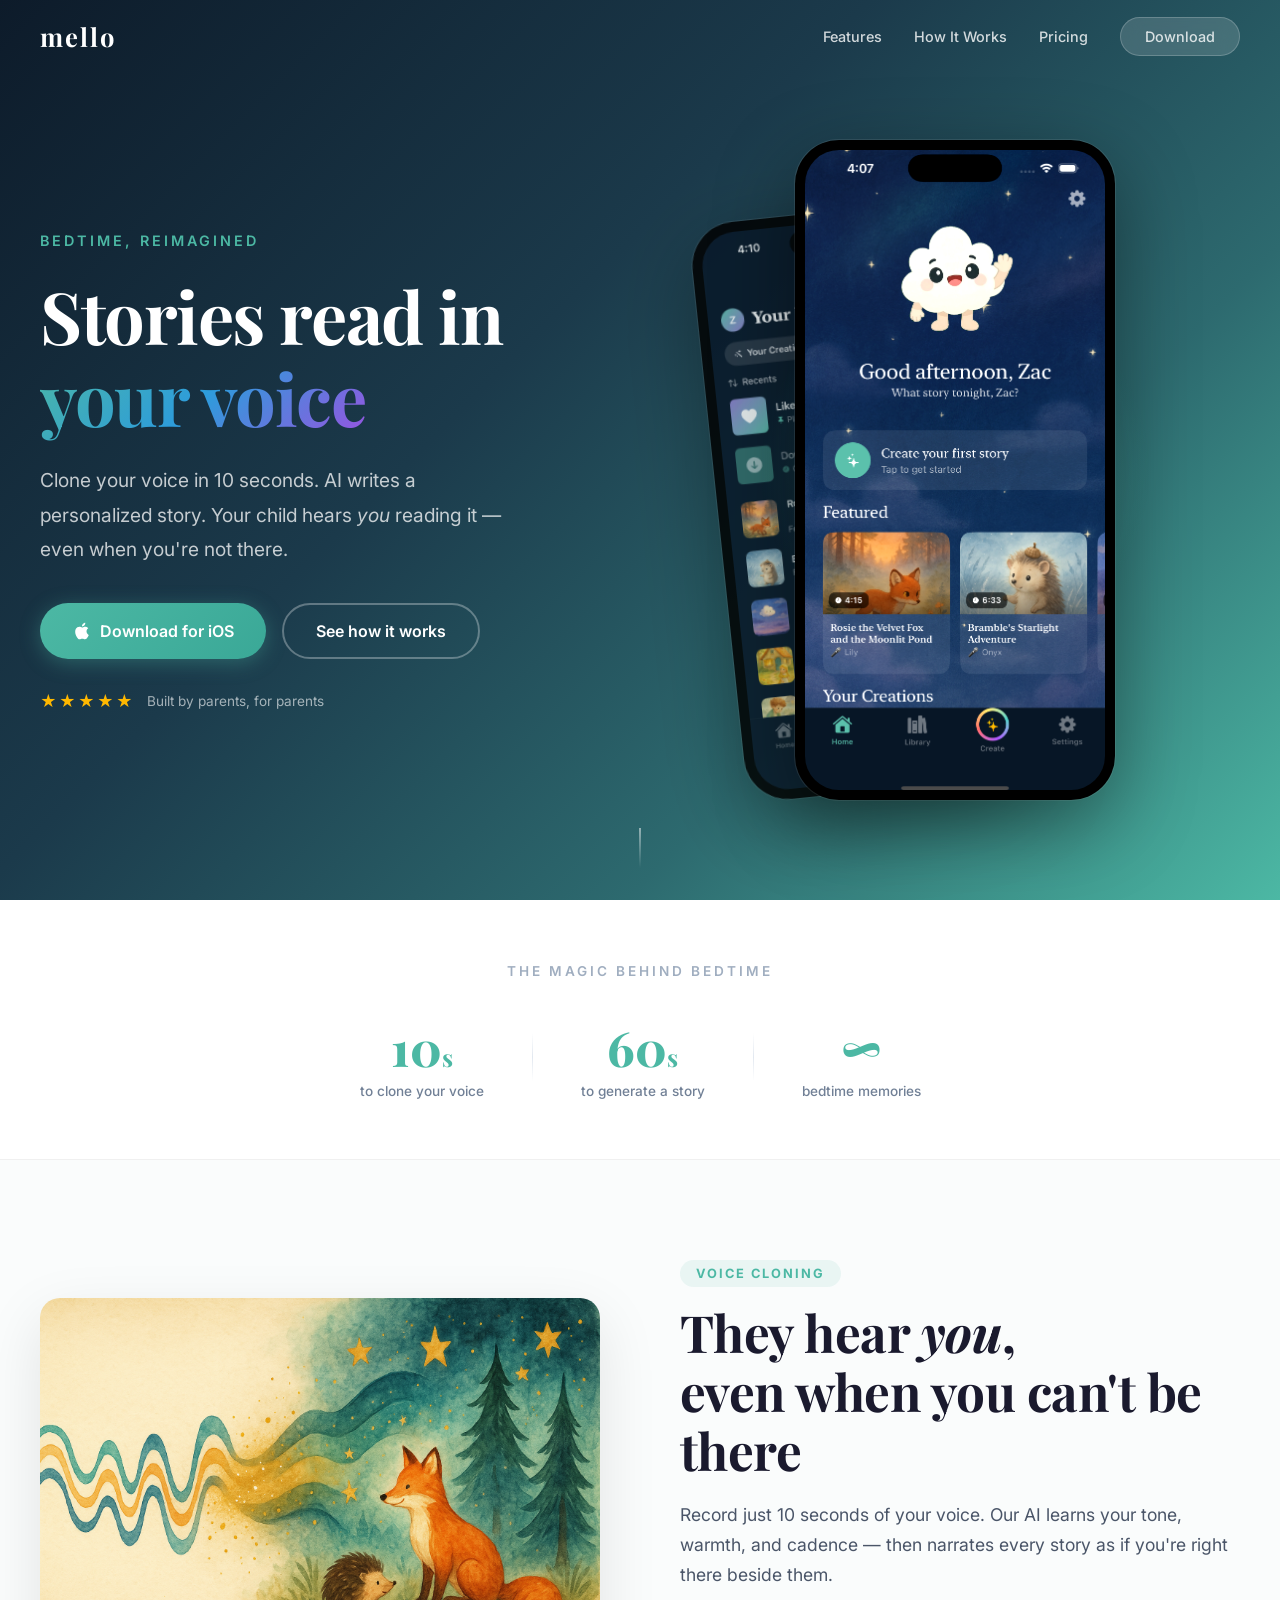
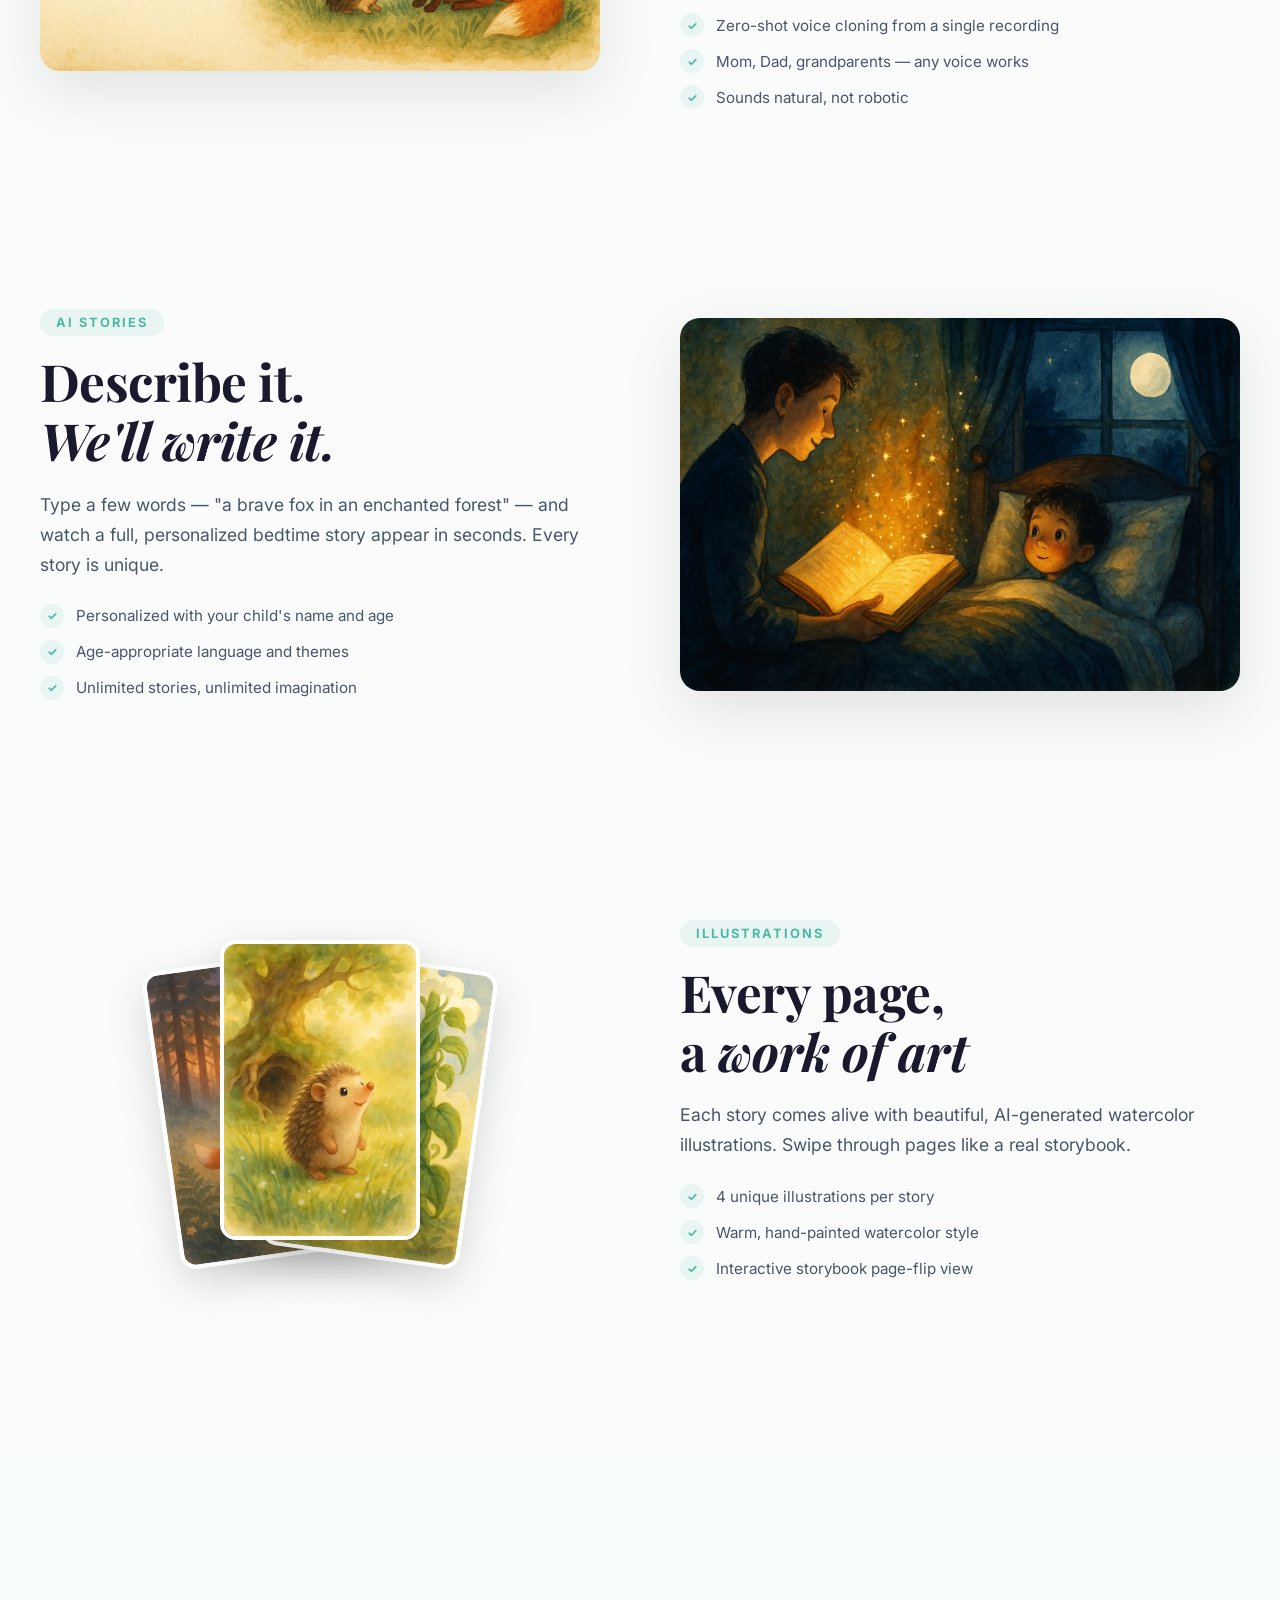
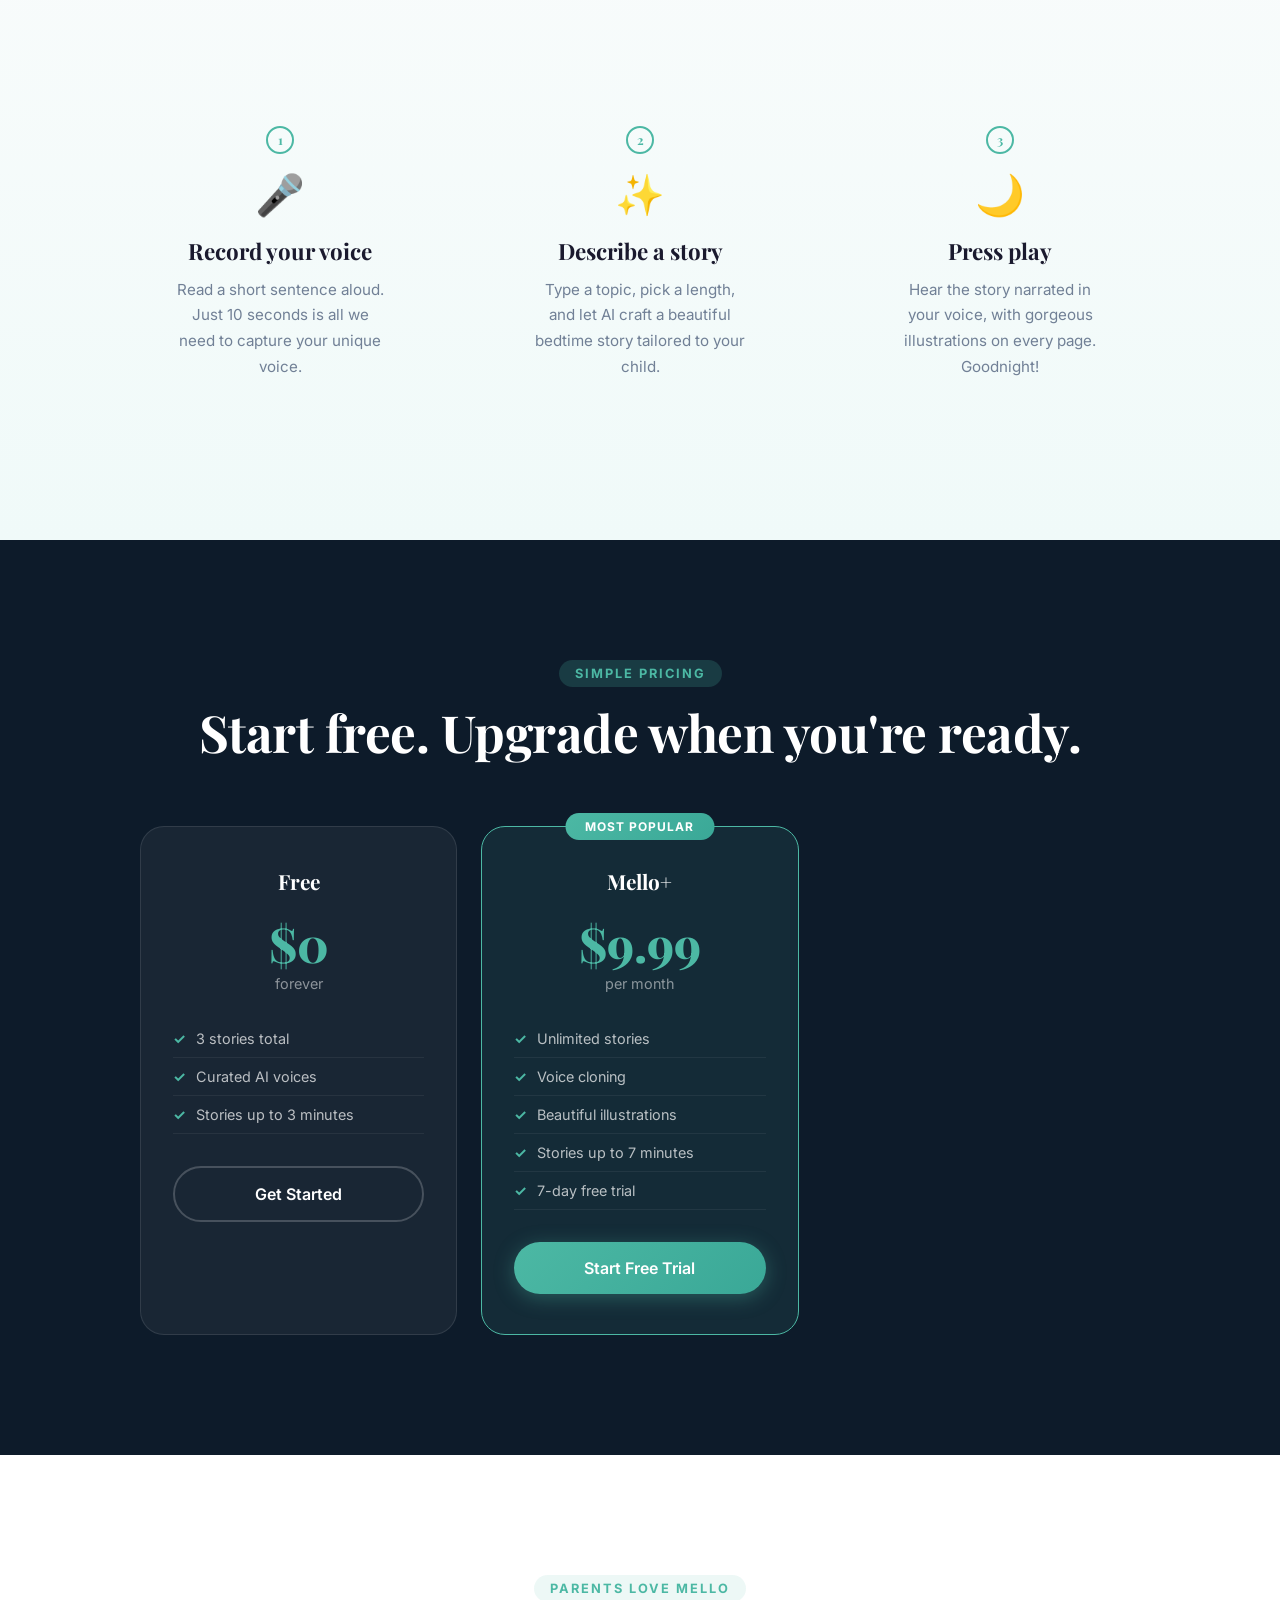
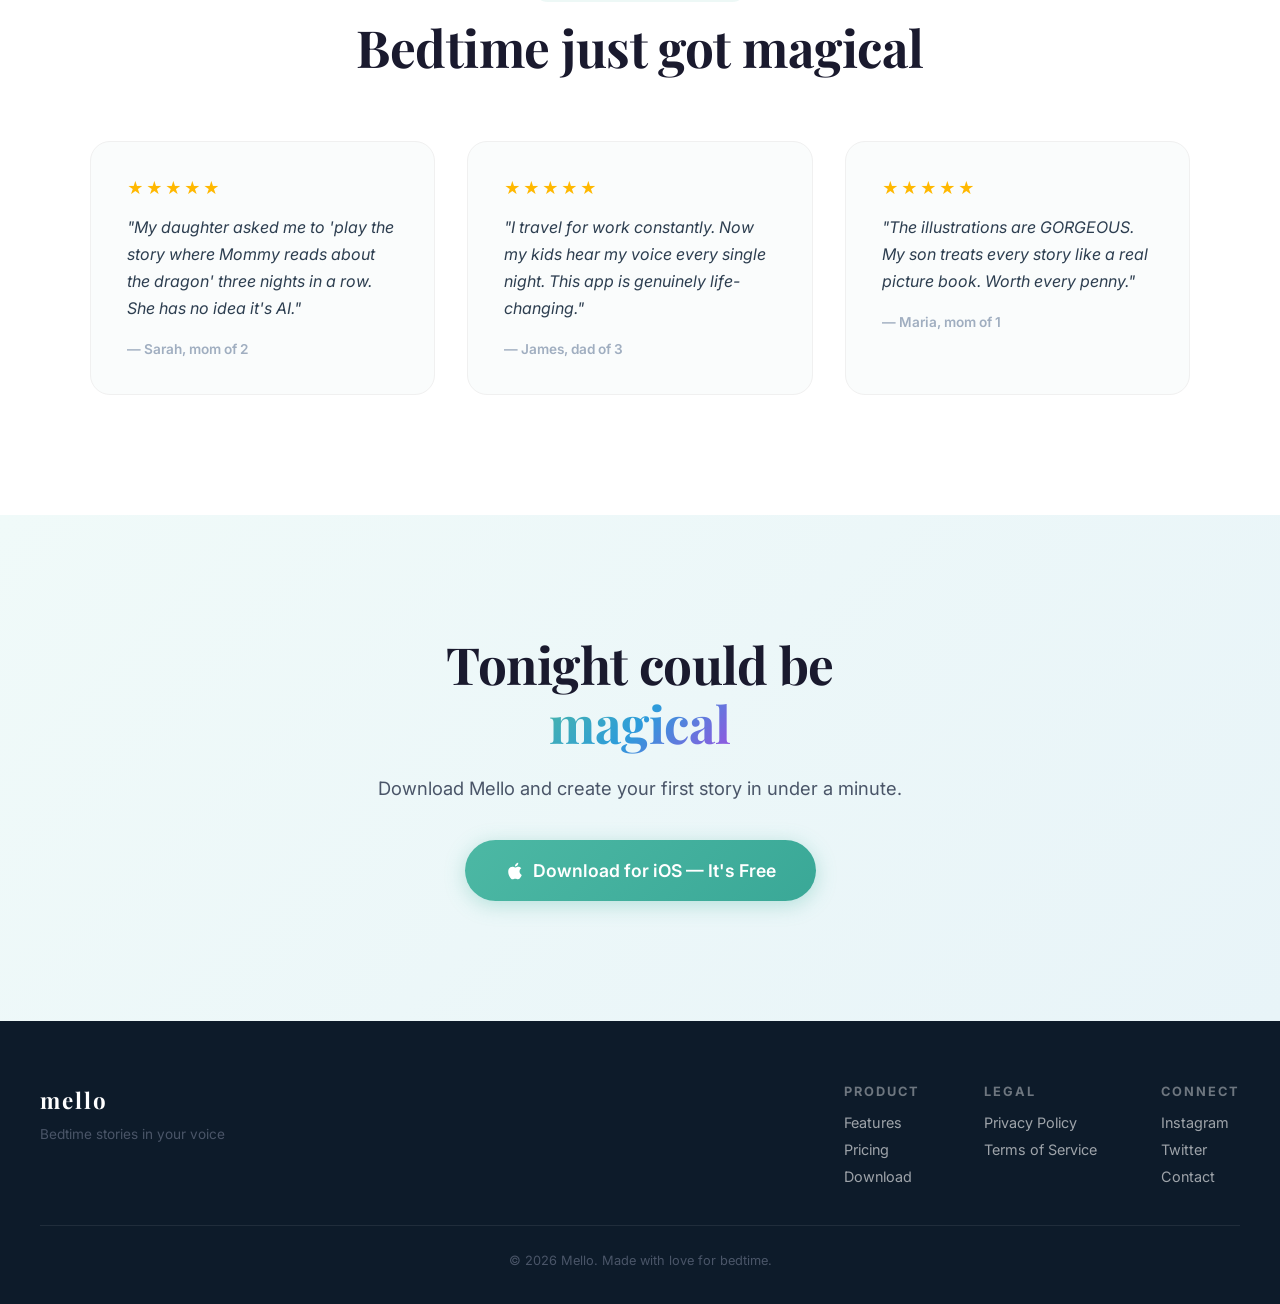
<file: index.html>
<!DOCTYPE html>
<html lang="en">
<head>
    <meta charset="UTF-8">
    <meta name="viewport" content="width=device-width, initial-scale=1.0">
    <title>Mello — Bedtime Stories in Your Voice</title>
    <link rel="preconnect" href="https://fonts.googleapis.com">
    <link rel="preconnect" href="https://fonts.gstatic.com" crossorigin>
    <link href="https://fonts.googleapis.com/css2?family=Playfair+Display:wght@400;500;600;700;800&family=Inter:wght@300;400;500;600;700&display=swap" rel="stylesheet">
    <link rel="stylesheet" href="style.css">
</head>
<body>
    <!-- Navigation -->
    <nav class="nav" id="nav">
        <div class="nav-inner">
            <a href="#" class="nav-logo">mello</a>
            <div class="nav-links">
                <a href="#features">Features</a>
                <a href="#how-it-works">How It Works</a>
                <a href="#pricing">Pricing</a>
                <a href="#" class="nav-cta">Download</a>
            </div>
        </div>
    </nav>

    <!-- Hero Section -->
    <section class="hero">
        <div class="hero-bg"></div>
        <div class="hero-stars" id="hero-stars"></div>
        <div class="hero-content">
            <div class="hero-text">
                <p class="hero-eyebrow">Bedtime, reimagined</p>
                <h1 class="hero-headline">
                    Stories read in<br>
                    <span class="gradient-text">your voice</span>
                </h1>
                <p class="hero-sub">
                    Clone your voice in 10 seconds. AI writes a personalized story.
                    Your child hears <em>you</em> reading it — even when you're not there.
                </p>
                <div class="hero-ctas">
                    <a href="#" class="btn btn-primary">
                        <svg width="20" height="20" viewBox="0 0 24 24" fill="currentColor"><path d="M18.71 19.5c-.83 1.24-1.71 2.45-3.05 2.47-1.34.03-1.77-.79-3.29-.79-1.53 0-2 .77-3.27.82-1.31.05-2.3-1.32-3.14-2.53C4.25 17 2.94 12.45 4.7 9.39c.87-1.52 2.43-2.48 4.12-2.51 1.28-.02 2.5.87 3.29.87.78 0 2.26-1.07 3.8-.91.65.03 2.47.26 3.64 1.98-.09.06-2.17 1.28-2.15 3.81.03 3.02 2.65 4.03 2.68 4.04-.03.07-.42 1.44-1.38 2.83M13 3.5c.73-.83 1.94-1.46 2.94-1.5.13 1.17-.34 2.35-1.04 3.19-.69.85-1.83 1.51-2.95 1.42-.15-1.15.41-2.35 1.05-3.11z"/></svg>
                        Download for iOS
                    </a>
                    <a href="#how-it-works" class="btn btn-ghost">See how it works</a>
                </div>
                <div class="hero-social-proof">
                    <div class="stars">★★★★★</div>
                    <span>Built by parents, for parents</span>
                </div>
            </div>
            <div class="hero-visual">
                <div class="phone-duo">
                    <div class="phone-mockup phone-back">
                        <div class="phone-frame">
                            <img src="images/app-library.png" alt="Mello Library" class="phone-screen">
                        </div>
                    </div>
                    <div class="phone-mockup phone-front">
                        <div class="phone-frame">
                            <img src="images/app-home.png" alt="Mello Home" class="phone-screen">
                        </div>
                        <div class="phone-glow"></div>
                    </div>
                </div>
            </div>
        </div>
        <div class="hero-scroll-indicator">
            <div class="scroll-line"></div>
        </div>
    </section>

    <!-- Logos / Trust -->
    <section class="trust-bar reveal">
        <p class="trust-label">The magic behind bedtime</p>
        <div class="trust-stats">
            <div class="stat">
                <span class="stat-number" data-count="10">0</span><span class="stat-suffix">s</span>
                <span class="stat-label">to clone your voice</span>
            </div>
            <div class="stat-divider"></div>
            <div class="stat">
                <span class="stat-number" data-count="60">0</span><span class="stat-suffix">s</span>
                <span class="stat-label">to generate a story</span>
            </div>
            <div class="stat-divider"></div>
            <div class="stat">
                <span class="stat-number">∞</span>
                <span class="stat-label">bedtime memories</span>
            </div>
        </div>
    </section>

    <!-- Feature 1: Voice Cloning -->
    <section class="feature-section" id="features">
        <div class="feature-card reveal">
            <div class="feature-visual">
                <img src="images/voice-feature.png" alt="Voice cloning illustration" class="feature-img">
            </div>
            <div class="feature-text">
                <span class="feature-tag">Voice Cloning</span>
                <h2>They hear <em>you</em>,<br>even when you can't be there</h2>
                <p>Record just 10 seconds of your voice. Our AI learns your tone, warmth, and cadence — then narrates every story as if you're right there beside them.</p>
                <ul class="feature-list">
                    <li>Zero-shot voice cloning from a single recording</li>
                    <li>Mom, Dad, grandparents — any voice works</li>
                    <li>Sounds natural, not robotic</li>
                </ul>
            </div>
        </div>
    </section>

    <!-- Feature 2: AI Stories -->
    <section class="feature-section">
        <div class="feature-card feature-card--reversed reveal">
            <div class="feature-visual">
                <img src="images/hero-art.png" alt="AI story generation" class="feature-img">
            </div>
            <div class="feature-text">
                <span class="feature-tag">AI Stories</span>
                <h2>Describe it.<br><em>We'll write it.</em></h2>
                <p>Type a few words — "a brave fox in an enchanted forest" — and watch a full, personalized bedtime story appear in seconds. Every story is unique.</p>
                <ul class="feature-list">
                    <li>Personalized with your child's name and age</li>
                    <li>Age-appropriate language and themes</li>
                    <li>Unlimited stories, unlimited imagination</li>
                </ul>
            </div>
        </div>
    </section>

    <!-- Feature 3: Illustrations -->
    <section class="feature-section">
        <div class="feature-card reveal">
            <div class="feature-visual storybook-grid">
                <div class="storybook-page page-1">
                    <img src="images/story1.jpg" alt="Storybook page">
                </div>
                <div class="storybook-page page-2">
                    <img src="images/story2.jpg" alt="Storybook page">
                </div>
                <div class="storybook-page page-3">
                    <img src="images/story3.jpg" alt="Storybook page">
                </div>
            </div>
            <div class="feature-text">
                <span class="feature-tag">Illustrations</span>
                <h2>Every page,<br>a <em>work of art</em></h2>
                <p>Each story comes alive with beautiful, AI-generated watercolor illustrations. Swipe through pages like a real storybook.</p>
                <ul class="feature-list">
                    <li>4 unique illustrations per story</li>
                    <li>Warm, hand-painted watercolor style</li>
                    <li>Interactive storybook page-flip view</li>
                </ul>
            </div>
        </div>
    </section>

    <!-- How It Works -->
    <section class="how-it-works" id="how-it-works">
        <div class="section-header reveal">
            <span class="section-tag">How It Works</span>
            <h2>Three steps to magic</h2>
        </div>
        <div class="steps">
            <div class="step reveal">
                <div class="step-number">1</div>
                <div class="step-icon">🎤</div>
                <h3>Record your voice</h3>
                <p>Read a short sentence aloud. Just 10 seconds is all we need to capture your unique voice.</p>
            </div>
            <div class="step-connector reveal"></div>
            <div class="step reveal">
                <div class="step-number">2</div>
                <div class="step-icon">✨</div>
                <h3>Describe a story</h3>
                <p>Type a topic, pick a length, and let AI craft a beautiful bedtime story tailored to your child.</p>
            </div>
            <div class="step-connector reveal"></div>
            <div class="step reveal">
                <div class="step-number">3</div>
                <div class="step-icon">🌙</div>
                <h3>Press play</h3>
                <p>Hear the story narrated in your voice, with gorgeous illustrations on every page. Goodnight!</p>
            </div>
        </div>
    </section>

    <!-- Pricing -->
    <section class="pricing" id="pricing">
        <div class="section-header reveal">
            <span class="section-tag">Simple Pricing</span>
            <h2>Start free. Upgrade when you're ready.</h2>
        </div>
        <div class="pricing-cards">
            <div class="pricing-card reveal">
                <div class="pricing-tier">Free</div>
                <div class="pricing-price">$0</div>
                <div class="pricing-period">forever</div>
                <ul class="pricing-features">
                    <li>3 stories total</li>
                    <li>Curated AI voices</li>
                    <li>Stories up to 3 minutes</li>
                </ul>
                <a href="#" class="btn btn-ghost btn-full">Get Started</a>
            </div>
            <div class="pricing-card pricing-card--popular reveal">
                <div class="pricing-badge">Most Popular</div>
                <div class="pricing-tier">Mello+</div>
                <div class="pricing-price">$9.99</div>
                <div class="pricing-period">per month</div>
                <ul class="pricing-features">
                    <li>Unlimited stories</li>
                    <li>Voice cloning</li>
                    <li>Beautiful illustrations</li>
                    <li>Stories up to 7 minutes</li>
                    <li>7-day free trial</li>
                </ul>
                <a href="#" class="btn btn-primary btn-full">Start Free Trial</a>
            </div>
        </div>
    </section>

    <!-- Testimonials -->
    <section class="testimonials">
        <div class="section-header reveal">
            <span class="section-tag">Parents Love Mello</span>
            <h2>Bedtime just got magical</h2>
        </div>
        <div class="testimonial-grid">
            <div class="testimonial reveal">
                <div class="testimonial-stars">★★★★★</div>
                <p>"My daughter asked me to 'play the story where Mommy reads about the dragon' three nights in a row. She has no idea it's AI."</p>
                <span class="testimonial-author">— Sarah, mom of 2</span>
            </div>
            <div class="testimonial reveal">
                <div class="testimonial-stars">★★★★★</div>
                <p>"I travel for work constantly. Now my kids hear my voice every single night. This app is genuinely life-changing."</p>
                <span class="testimonial-author">— James, dad of 3</span>
            </div>
            <div class="testimonial reveal">
                <div class="testimonial-stars">★★★★★</div>
                <p>"The illustrations are GORGEOUS. My son treats every story like a real picture book. Worth every penny."</p>
                <span class="testimonial-author">— Maria, mom of 1</span>
            </div>
        </div>
    </section>

    <!-- Final CTA -->
    <section class="final-cta">
        <div class="final-cta-content reveal">
            <h2>Tonight could be<br><span class="gradient-text">magical</span></h2>
            <p>Download Mello and create your first story in under a minute.</p>
            <a href="#" class="btn btn-primary btn-lg">
                <svg width="20" height="20" viewBox="0 0 24 24" fill="currentColor"><path d="M18.71 19.5c-.83 1.24-1.71 2.45-3.05 2.47-1.34.03-1.77-.79-3.29-.79-1.53 0-2 .77-3.27.82-1.31.05-2.3-1.32-3.14-2.53C4.25 17 2.94 12.45 4.7 9.39c.87-1.52 2.43-2.48 4.12-2.51 1.28-.02 2.5.87 3.29.87.78 0 2.26-1.07 3.8-.91.65.03 2.47.26 3.64 1.98-.09.06-2.17 1.28-2.15 3.81.03 3.02 2.65 4.03 2.68 4.04-.03.07-.42 1.44-1.38 2.83M13 3.5c.73-.83 1.94-1.46 2.94-1.5.13 1.17-.34 2.35-1.04 3.19-.69.85-1.83 1.51-2.95 1.42-.15-1.15.41-2.35 1.05-3.11z"/></svg>
                Download for iOS — It's Free
            </a>
        </div>
    </section>

    <!-- Footer -->
    <footer class="footer">
        <div class="footer-inner">
            <div class="footer-brand">
                <span class="footer-logo">mello</span>
                <p>Bedtime stories in your voice</p>
            </div>
            <div class="footer-links">
                <div class="footer-col">
                    <h4>Product</h4>
                    <a href="#">Features</a>
                    <a href="#">Pricing</a>
                    <a href="#">Download</a>
                </div>
                <div class="footer-col">
                    <h4>Legal</h4>
                    <a href="/privacy">Privacy Policy</a>
                    <a href="/terms">Terms of Service</a>
                </div>
                <div class="footer-col">
                    <h4>Connect</h4>
                    <a href="#">Instagram</a>
                    <a href="#">Twitter</a>
                    <a href="#">Contact</a>
                </div>
            </div>
        </div>
        <div class="footer-bottom">
            <p>&copy; 2026 Mello. Made with love for bedtime.</p>
        </div>
    </footer>

    <script src="script.js"></script>
</body>
</html>
</file>
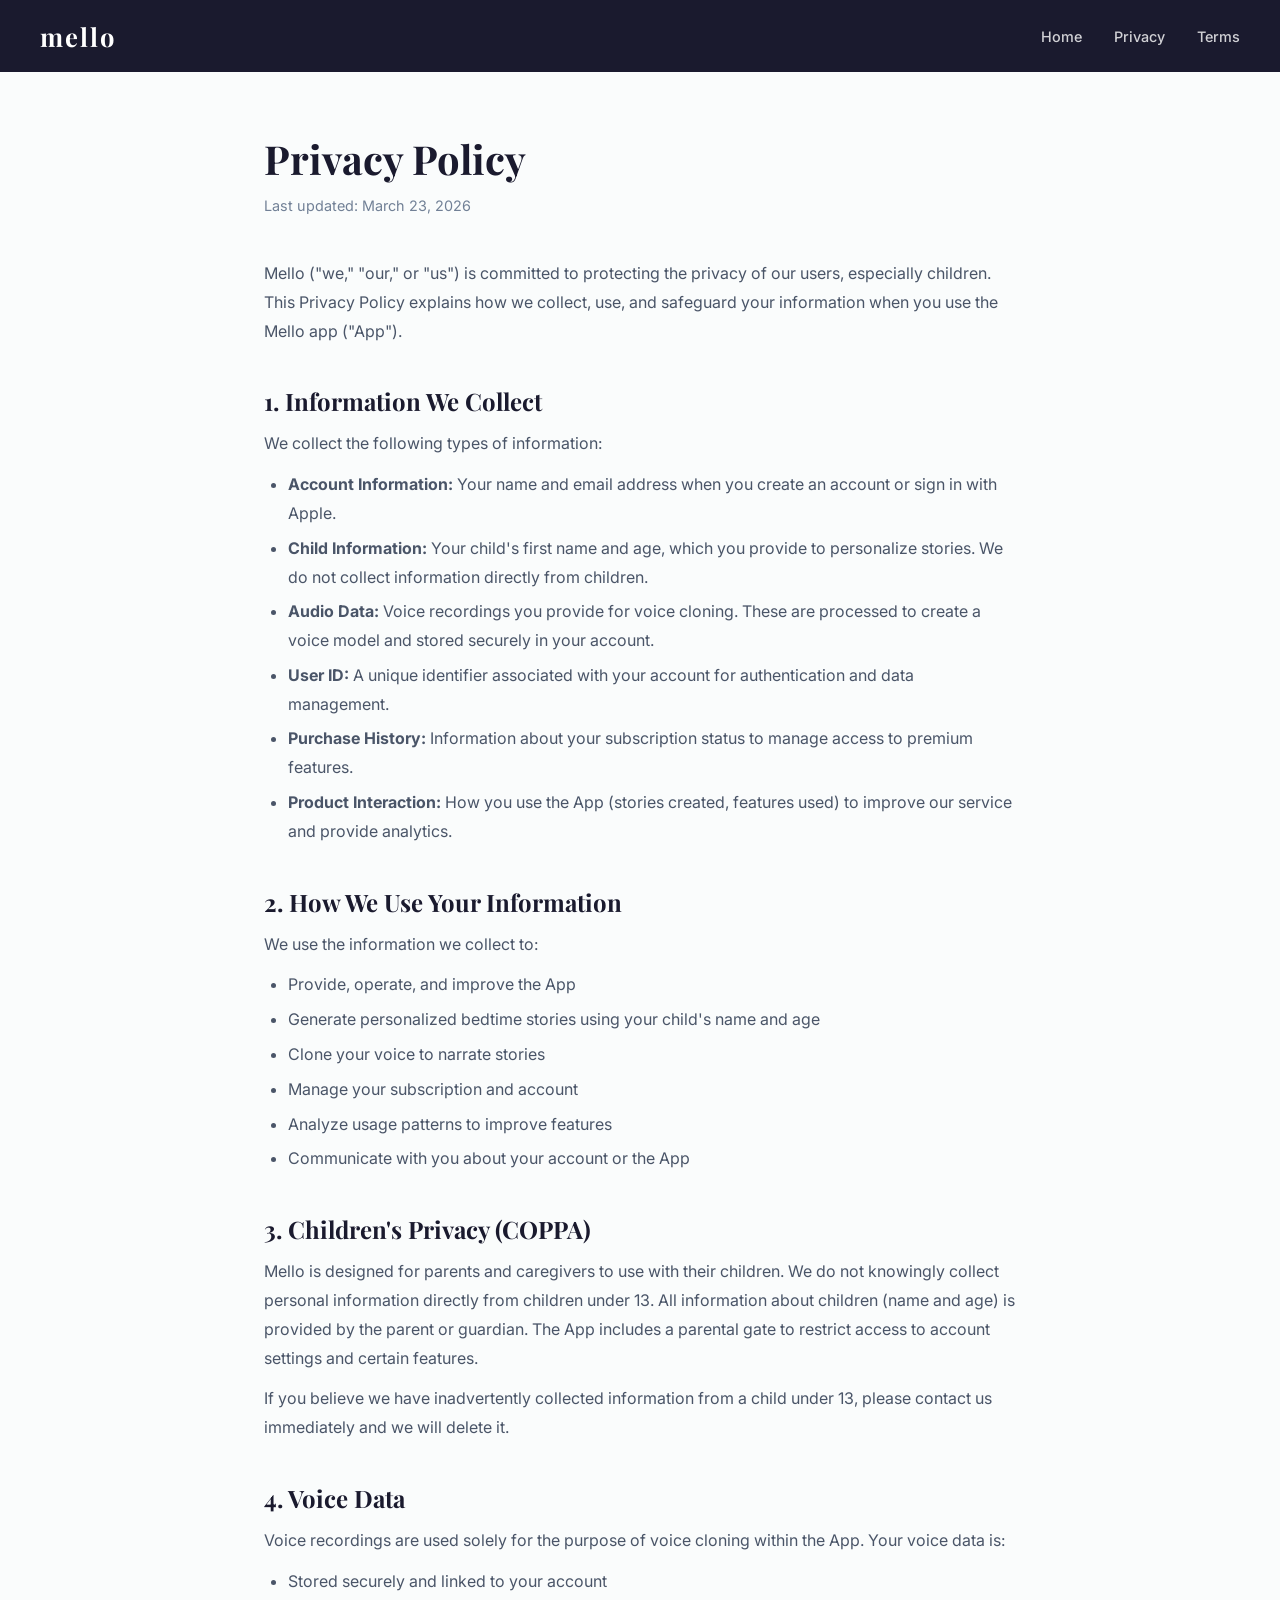
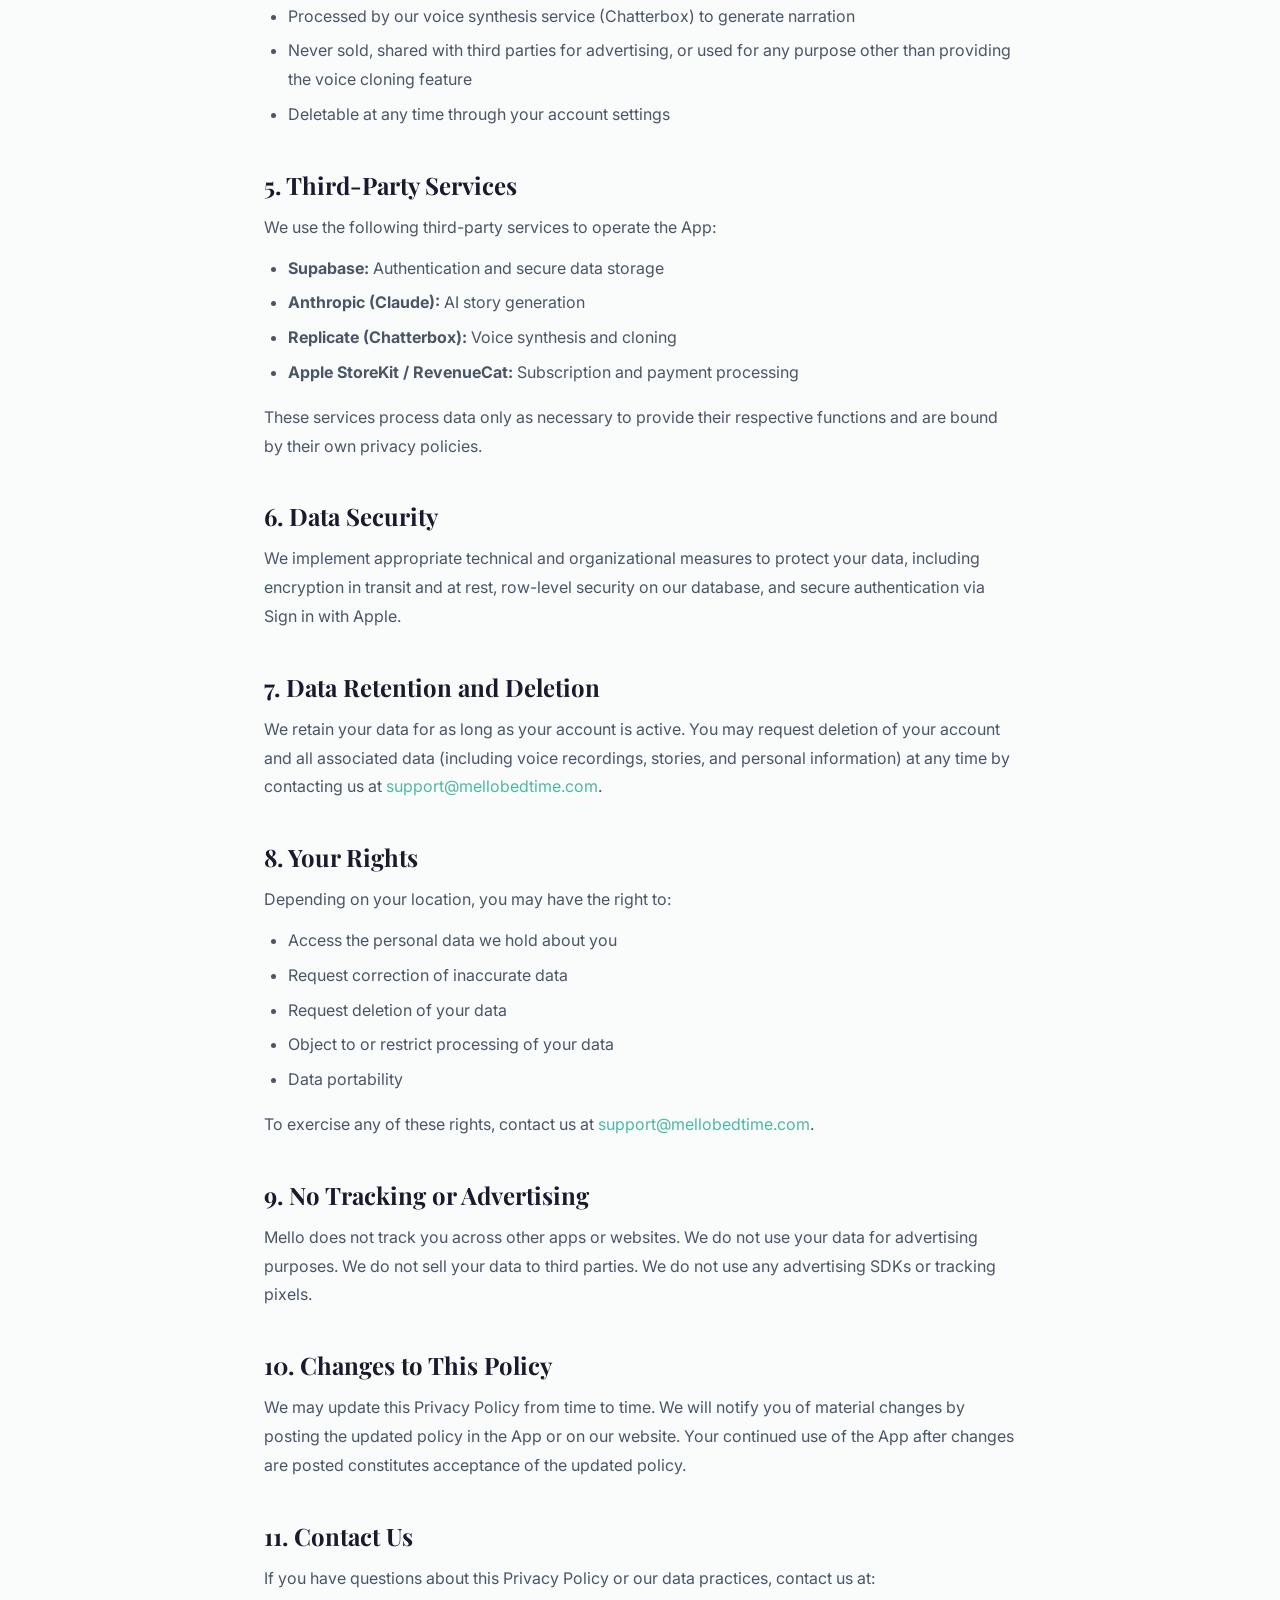
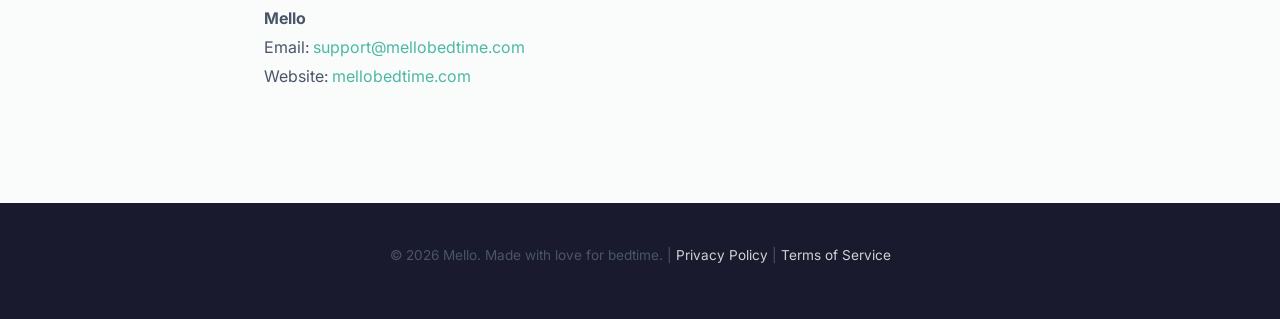
<file: privacy.html>
<!DOCTYPE html>
<html lang="en">
<head>
    <meta charset="UTF-8">
    <meta name="viewport" content="width=device-width, initial-scale=1.0">
    <title>Privacy Policy — Mello</title>
    <link rel="preconnect" href="https://fonts.googleapis.com">
    <link rel="preconnect" href="https://fonts.gstatic.com" crossorigin>
    <link href="https://fonts.googleapis.com/css2?family=Playfair+Display:wght@400;500;600;700;800&family=Inter:wght@300;400;500;600;700&display=swap" rel="stylesheet">
    <style>
        *, *::before, *::after { margin: 0; padding: 0; box-sizing: border-box; }
        html { scroll-behavior: smooth; font-size: 16px; }
        body {
            font-family: 'Inter', -apple-system, sans-serif;
            color: #1a1a2e;
            background: #fafcfc;
            -webkit-font-smoothing: antialiased;
        }
        a { color: #4CB8A4; text-decoration: none; }
        a:hover { text-decoration: underline; }

        .nav {
            background: #1a1a2e;
            padding: 0 40px;
        }
        .nav-inner {
            max-width: 1200px; margin: 0 auto;
            display: flex; align-items: center; justify-content: space-between;
            height: 72px;
        }
        .nav-logo {
            font-family: 'Playfair Display', serif; font-size: 1.6rem; font-weight: 700;
            color: white; letter-spacing: 2px; text-decoration: none;
        }
        .nav-links { display: flex; align-items: center; gap: 32px; }
        .nav-links a {
            font-size: 0.9rem; font-weight: 500; color: rgba(255,255,255,0.8);
            text-decoration: none;
        }
        .nav-links a:hover { color: white; text-decoration: none; }

        .content {
            max-width: 800px;
            margin: 0 auto;
            padding: 60px 24px 100px;
        }
        h1 {
            font-family: 'Playfair Display', Georgia, serif;
            font-size: 2.5rem; font-weight: 700;
            margin-bottom: 8px;
        }
        .last-updated {
            color: #718096; font-size: 0.9rem;
            margin-bottom: 40px;
        }
        h2 {
            font-family: 'Playfair Display', Georgia, serif;
            font-size: 1.5rem; font-weight: 700;
            margin-top: 40px; margin-bottom: 12px;
            color: #1a1a2e;
        }
        p, li {
            line-height: 1.8; color: #4a5568;
            margin-bottom: 12px;
        }
        ul { margin-left: 24px; margin-bottom: 16px; }
        li { margin-bottom: 6px; }

        .footer {
            background: #1a1a2e; color: rgba(255,255,255,0.6);
            padding: 40px 24px; text-align: center;
            font-size: 0.85rem;
        }
        .footer a { color: rgba(255,255,255,0.8); }
    </style>
</head>
<body>
    <nav class="nav">
        <div class="nav-inner">
            <a href="/" class="nav-logo">mello</a>
            <div class="nav-links">
                <a href="/">Home</a>
                <a href="/privacy">Privacy</a>
                <a href="/terms">Terms</a>
            </div>
        </div>
    </nav>

    <div class="content">
        <h1>Privacy Policy</h1>
        <p class="last-updated">Last updated: March 23, 2026</p>

        <p>Mello ("we," "our," or "us") is committed to protecting the privacy of our users, especially children. This Privacy Policy explains how we collect, use, and safeguard your information when you use the Mello app ("App").</p>

        <h2>1. Information We Collect</h2>
        <p>We collect the following types of information:</p>
        <ul>
            <li><strong>Account Information:</strong> Your name and email address when you create an account or sign in with Apple.</li>
            <li><strong>Child Information:</strong> Your child's first name and age, which you provide to personalize stories. We do not collect information directly from children.</li>
            <li><strong>Audio Data:</strong> Voice recordings you provide for voice cloning. These are processed to create a voice model and stored securely in your account.</li>
            <li><strong>User ID:</strong> A unique identifier associated with your account for authentication and data management.</li>
            <li><strong>Purchase History:</strong> Information about your subscription status to manage access to premium features.</li>
            <li><strong>Product Interaction:</strong> How you use the App (stories created, features used) to improve our service and provide analytics.</li>
        </ul>

        <h2>2. How We Use Your Information</h2>
        <p>We use the information we collect to:</p>
        <ul>
            <li>Provide, operate, and improve the App</li>
            <li>Generate personalized bedtime stories using your child's name and age</li>
            <li>Clone your voice to narrate stories</li>
            <li>Manage your subscription and account</li>
            <li>Analyze usage patterns to improve features</li>
            <li>Communicate with you about your account or the App</li>
        </ul>

        <h2>3. Children's Privacy (COPPA)</h2>
        <p>Mello is designed for parents and caregivers to use with their children. We do not knowingly collect personal information directly from children under 13. All information about children (name and age) is provided by the parent or guardian. The App includes a parental gate to restrict access to account settings and certain features.</p>
        <p>If you believe we have inadvertently collected information from a child under 13, please contact us immediately and we will delete it.</p>

        <h2>4. Voice Data</h2>
        <p>Voice recordings are used solely for the purpose of voice cloning within the App. Your voice data is:</p>
        <ul>
            <li>Stored securely and linked to your account</li>
            <li>Processed by our voice synthesis service (Chatterbox) to generate narration</li>
            <li>Never sold, shared with third parties for advertising, or used for any purpose other than providing the voice cloning feature</li>
            <li>Deletable at any time through your account settings</li>
        </ul>

        <h2>5. Third-Party Services</h2>
        <p>We use the following third-party services to operate the App:</p>
        <ul>
            <li><strong>Supabase:</strong> Authentication and secure data storage</li>
            <li><strong>Anthropic (Claude):</strong> AI story generation</li>
            <li><strong>Replicate (Chatterbox):</strong> Voice synthesis and cloning</li>
            <li><strong>Apple StoreKit / RevenueCat:</strong> Subscription and payment processing</li>
        </ul>
        <p>These services process data only as necessary to provide their respective functions and are bound by their own privacy policies.</p>

        <h2>6. Data Security</h2>
        <p>We implement appropriate technical and organizational measures to protect your data, including encryption in transit and at rest, row-level security on our database, and secure authentication via Sign in with Apple.</p>

        <h2>7. Data Retention and Deletion</h2>
        <p>We retain your data for as long as your account is active. You may request deletion of your account and all associated data (including voice recordings, stories, and personal information) at any time by contacting us at <a href="mailto:support@mellobedtime.com">support@mellobedtime.com</a>.</p>

        <h2>8. Your Rights</h2>
        <p>Depending on your location, you may have the right to:</p>
        <ul>
            <li>Access the personal data we hold about you</li>
            <li>Request correction of inaccurate data</li>
            <li>Request deletion of your data</li>
            <li>Object to or restrict processing of your data</li>
            <li>Data portability</li>
        </ul>
        <p>To exercise any of these rights, contact us at <a href="mailto:support@mellobedtime.com">support@mellobedtime.com</a>.</p>

        <h2>9. No Tracking or Advertising</h2>
        <p>Mello does not track you across other apps or websites. We do not use your data for advertising purposes. We do not sell your data to third parties. We do not use any advertising SDKs or tracking pixels.</p>

        <h2>10. Changes to This Policy</h2>
        <p>We may update this Privacy Policy from time to time. We will notify you of material changes by posting the updated policy in the App or on our website. Your continued use of the App after changes are posted constitutes acceptance of the updated policy.</p>

        <h2>11. Contact Us</h2>
        <p>If you have questions about this Privacy Policy or our data practices, contact us at:</p>
        <p>
            <strong>Mello</strong><br>
            Email: <a href="mailto:support@mellobedtime.com">support@mellobedtime.com</a><br>
            Website: <a href="https://mellobedtime.com">mellobedtime.com</a>
        </p>
    </div>

    <footer class="footer">
        <p>&copy; 2026 Mello. Made with love for bedtime. | <a href="/privacy">Privacy Policy</a> | <a href="/terms">Terms of Service</a></p>
    </footer>
</body>
</html>
</file>
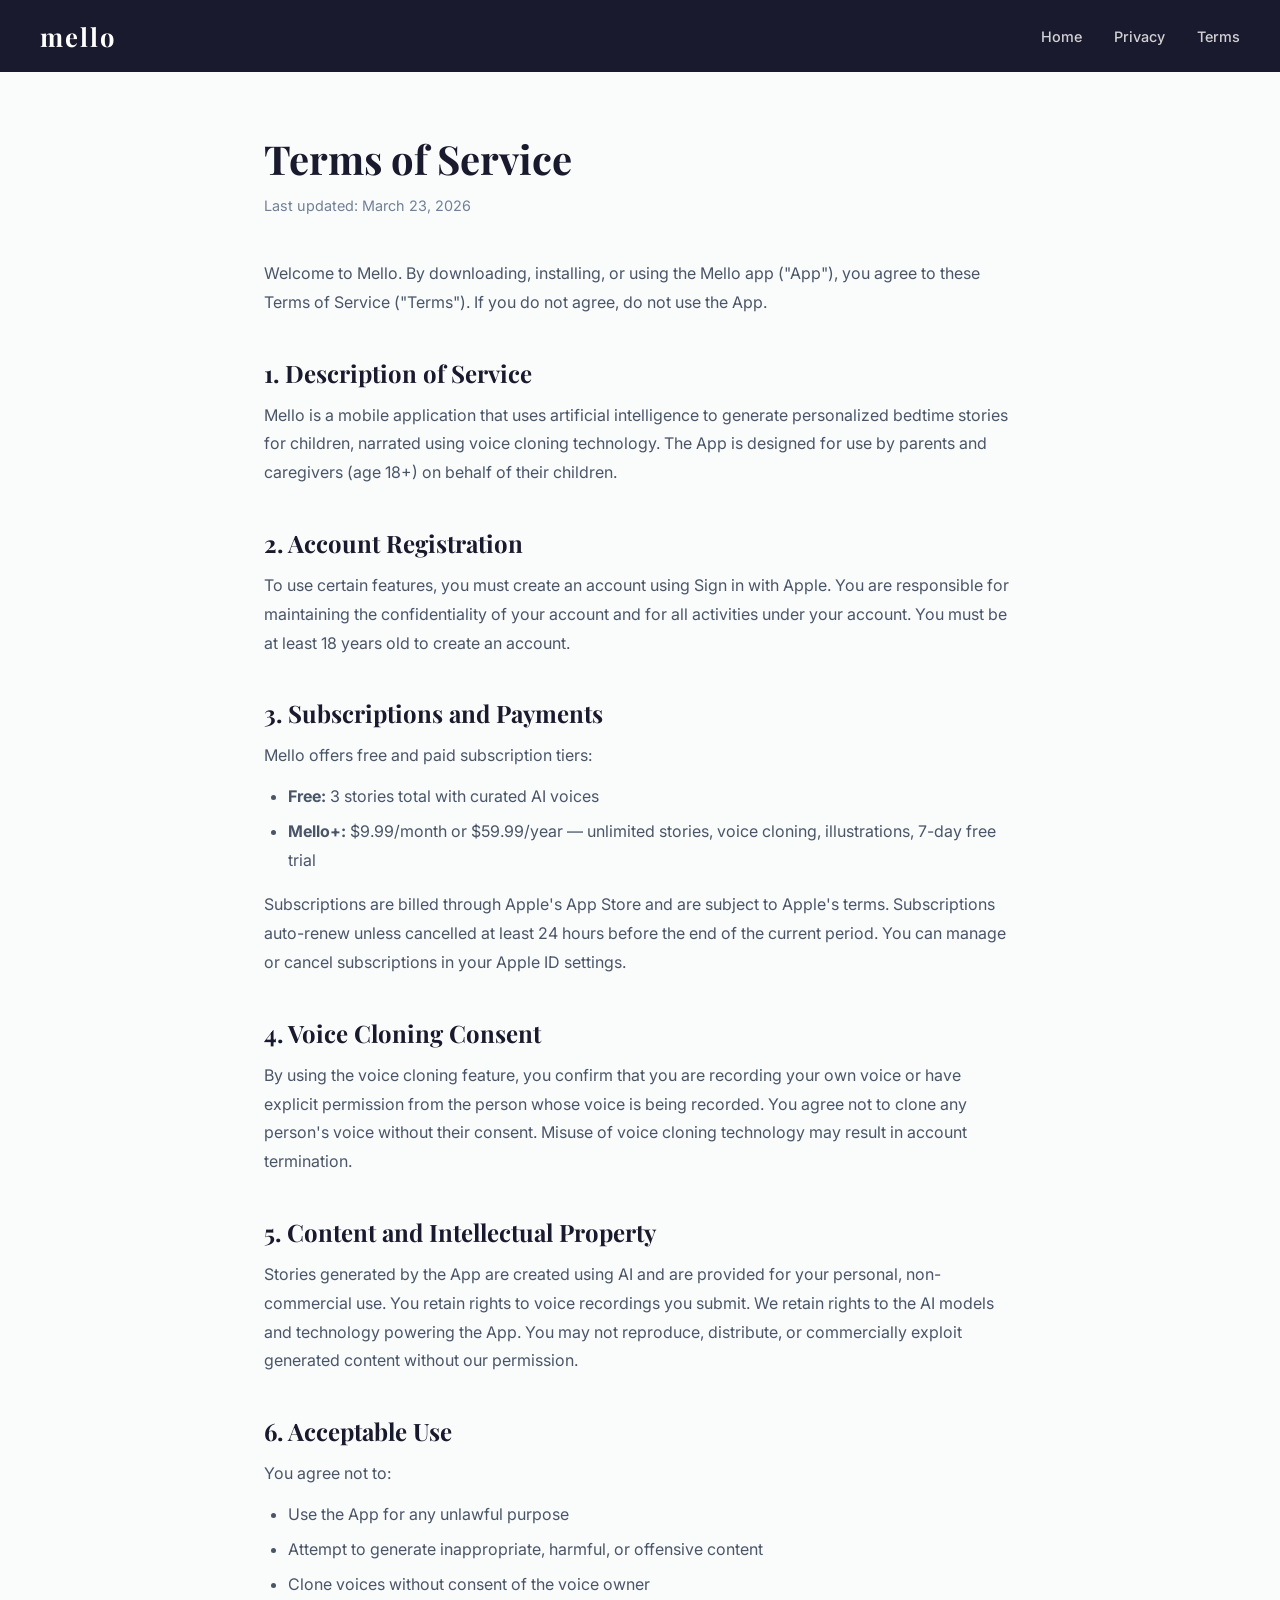
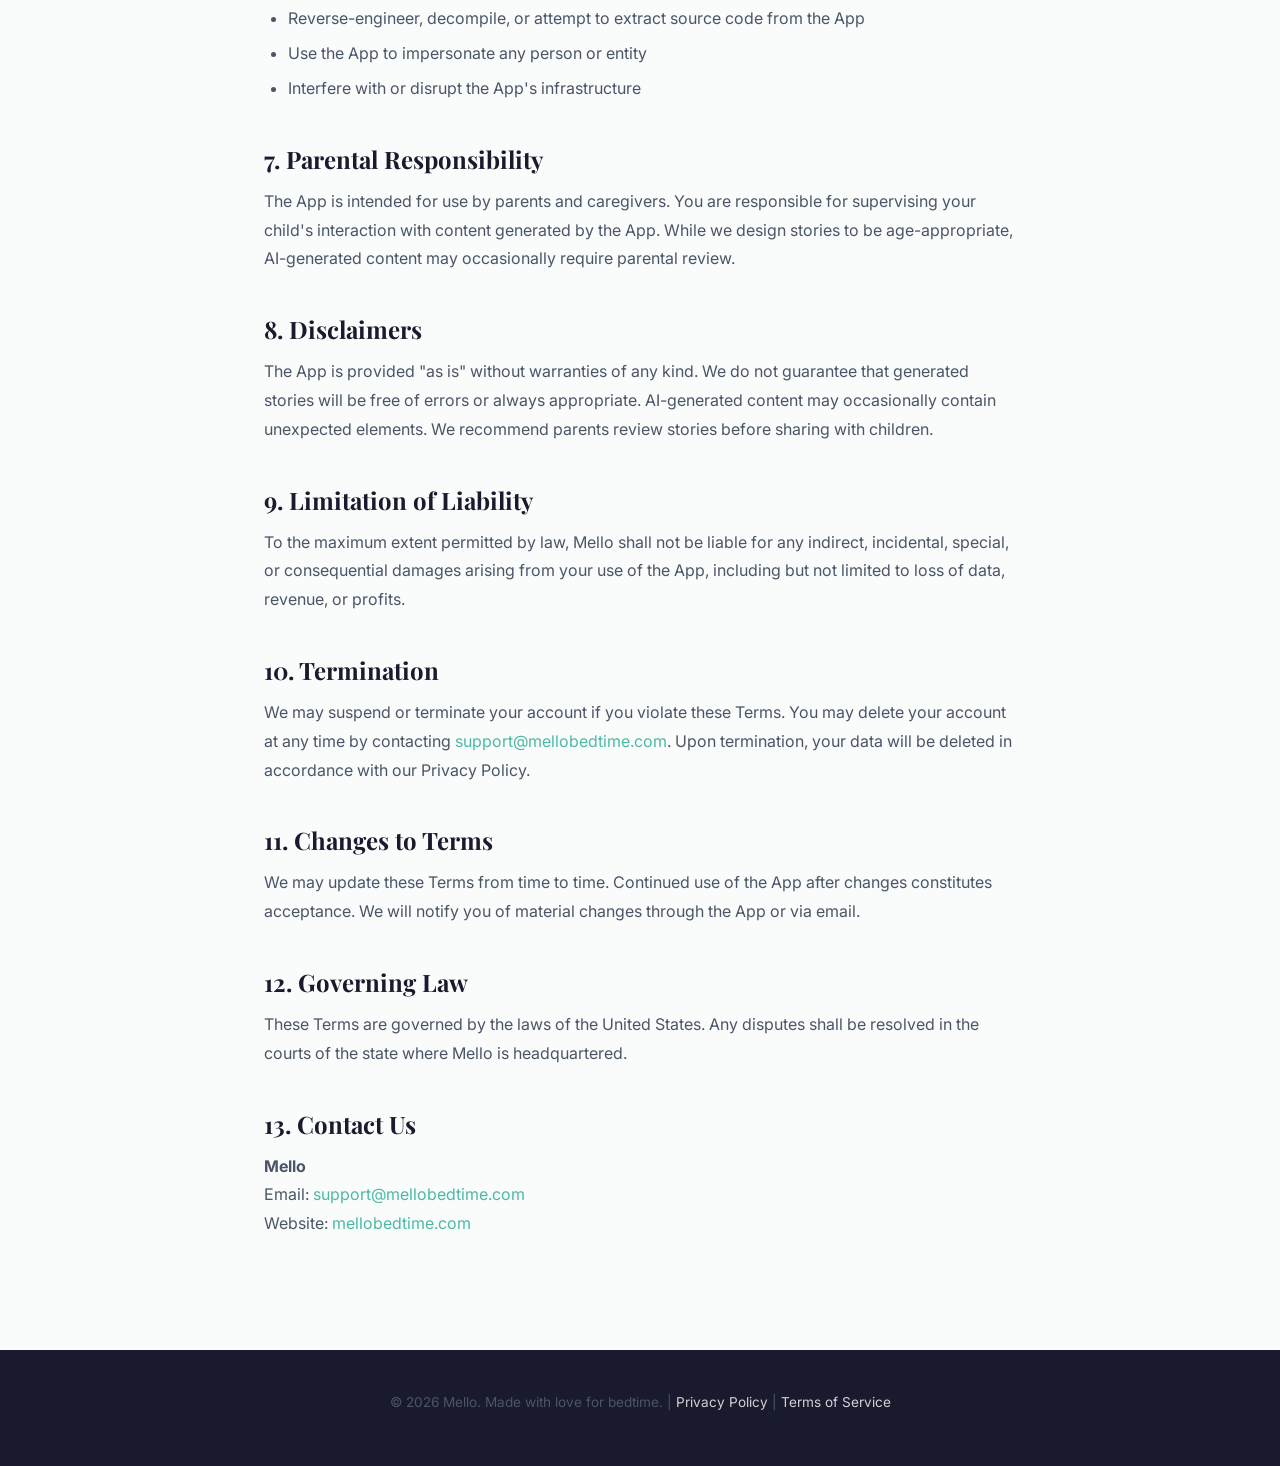
<file: terms.html>
<!DOCTYPE html>
<html lang="en">
<head>
    <meta charset="UTF-8">
    <meta name="viewport" content="width=device-width, initial-scale=1.0">
    <title>Terms of Service — Mello</title>
    <link rel="preconnect" href="https://fonts.googleapis.com">
    <link rel="preconnect" href="https://fonts.gstatic.com" crossorigin>
    <link href="https://fonts.googleapis.com/css2?family=Playfair+Display:wght@400;500;600;700;800&family=Inter:wght@300;400;500;600;700&display=swap" rel="stylesheet">
    <style>
        *, *::before, *::after { margin: 0; padding: 0; box-sizing: border-box; }
        html { scroll-behavior: smooth; font-size: 16px; }
        body {
            font-family: 'Inter', -apple-system, sans-serif;
            color: #1a1a2e;
            background: #fafcfc;
            -webkit-font-smoothing: antialiased;
        }
        a { color: #4CB8A4; text-decoration: none; }
        a:hover { text-decoration: underline; }

        .nav {
            background: #1a1a2e;
            padding: 0 40px;
        }
        .nav-inner {
            max-width: 1200px; margin: 0 auto;
            display: flex; align-items: center; justify-content: space-between;
            height: 72px;
        }
        .nav-logo {
            font-family: 'Playfair Display', serif; font-size: 1.6rem; font-weight: 700;
            color: white; letter-spacing: 2px; text-decoration: none;
        }
        .nav-links { display: flex; align-items: center; gap: 32px; }
        .nav-links a {
            font-size: 0.9rem; font-weight: 500; color: rgba(255,255,255,0.8);
            text-decoration: none;
        }
        .nav-links a:hover { color: white; text-decoration: none; }

        .content {
            max-width: 800px;
            margin: 0 auto;
            padding: 60px 24px 100px;
        }
        h1 {
            font-family: 'Playfair Display', Georgia, serif;
            font-size: 2.5rem; font-weight: 700;
            margin-bottom: 8px;
        }
        .last-updated {
            color: #718096; font-size: 0.9rem;
            margin-bottom: 40px;
        }
        h2 {
            font-family: 'Playfair Display', Georgia, serif;
            font-size: 1.5rem; font-weight: 700;
            margin-top: 40px; margin-bottom: 12px;
            color: #1a1a2e;
        }
        p, li {
            line-height: 1.8; color: #4a5568;
            margin-bottom: 12px;
        }
        ul { margin-left: 24px; margin-bottom: 16px; }
        li { margin-bottom: 6px; }

        .footer {
            background: #1a1a2e; color: rgba(255,255,255,0.6);
            padding: 40px 24px; text-align: center;
            font-size: 0.85rem;
        }
        .footer a { color: rgba(255,255,255,0.8); }
    </style>
</head>
<body>
    <nav class="nav">
        <div class="nav-inner">
            <a href="/" class="nav-logo">mello</a>
            <div class="nav-links">
                <a href="/">Home</a>
                <a href="/privacy">Privacy</a>
                <a href="/terms">Terms</a>
            </div>
        </div>
    </nav>

    <div class="content">
        <h1>Terms of Service</h1>
        <p class="last-updated">Last updated: March 23, 2026</p>

        <p>Welcome to Mello. By downloading, installing, or using the Mello app ("App"), you agree to these Terms of Service ("Terms"). If you do not agree, do not use the App.</p>

        <h2>1. Description of Service</h2>
        <p>Mello is a mobile application that uses artificial intelligence to generate personalized bedtime stories for children, narrated using voice cloning technology. The App is designed for use by parents and caregivers (age 18+) on behalf of their children.</p>

        <h2>2. Account Registration</h2>
        <p>To use certain features, you must create an account using Sign in with Apple. You are responsible for maintaining the confidentiality of your account and for all activities under your account. You must be at least 18 years old to create an account.</p>

        <h2>3. Subscriptions and Payments</h2>
        <p>Mello offers free and paid subscription tiers:</p>
        <ul>
            <li><strong>Free:</strong> 3 stories total with curated AI voices</li>
            <li><strong>Mello+:</strong> $9.99/month or $59.99/year — unlimited stories, voice cloning, illustrations, 7-day free trial</li>
        </ul>
        <p>Subscriptions are billed through Apple's App Store and are subject to Apple's terms. Subscriptions auto-renew unless cancelled at least 24 hours before the end of the current period. You can manage or cancel subscriptions in your Apple ID settings.</p>

        <h2>4. Voice Cloning Consent</h2>
        <p>By using the voice cloning feature, you confirm that you are recording your own voice or have explicit permission from the person whose voice is being recorded. You agree not to clone any person's voice without their consent. Misuse of voice cloning technology may result in account termination.</p>

        <h2>5. Content and Intellectual Property</h2>
        <p>Stories generated by the App are created using AI and are provided for your personal, non-commercial use. You retain rights to voice recordings you submit. We retain rights to the AI models and technology powering the App. You may not reproduce, distribute, or commercially exploit generated content without our permission.</p>

        <h2>6. Acceptable Use</h2>
        <p>You agree not to:</p>
        <ul>
            <li>Use the App for any unlawful purpose</li>
            <li>Attempt to generate inappropriate, harmful, or offensive content</li>
            <li>Clone voices without consent of the voice owner</li>
            <li>Reverse-engineer, decompile, or attempt to extract source code from the App</li>
            <li>Use the App to impersonate any person or entity</li>
            <li>Interfere with or disrupt the App's infrastructure</li>
        </ul>

        <h2>7. Parental Responsibility</h2>
        <p>The App is intended for use by parents and caregivers. You are responsible for supervising your child's interaction with content generated by the App. While we design stories to be age-appropriate, AI-generated content may occasionally require parental review.</p>

        <h2>8. Disclaimers</h2>
        <p>The App is provided "as is" without warranties of any kind. We do not guarantee that generated stories will be free of errors or always appropriate. AI-generated content may occasionally contain unexpected elements. We recommend parents review stories before sharing with children.</p>

        <h2>9. Limitation of Liability</h2>
        <p>To the maximum extent permitted by law, Mello shall not be liable for any indirect, incidental, special, or consequential damages arising from your use of the App, including but not limited to loss of data, revenue, or profits.</p>

        <h2>10. Termination</h2>
        <p>We may suspend or terminate your account if you violate these Terms. You may delete your account at any time by contacting <a href="mailto:support@mellobedtime.com">support@mellobedtime.com</a>. Upon termination, your data will be deleted in accordance with our Privacy Policy.</p>

        <h2>11. Changes to Terms</h2>
        <p>We may update these Terms from time to time. Continued use of the App after changes constitutes acceptance. We will notify you of material changes through the App or via email.</p>

        <h2>12. Governing Law</h2>
        <p>These Terms are governed by the laws of the United States. Any disputes shall be resolved in the courts of the state where Mello is headquartered.</p>

        <h2>13. Contact Us</h2>
        <p>
            <strong>Mello</strong><br>
            Email: <a href="mailto:support@mellobedtime.com">support@mellobedtime.com</a><br>
            Website: <a href="https://mellobedtime.com">mellobedtime.com</a>
        </p>
    </div>

    <footer class="footer">
        <p>&copy; 2026 Mello. Made with love for bedtime. | <a href="/privacy">Privacy Policy</a> | <a href="/terms">Terms of Service</a></p>
    </footer>
</body>
</html>
</file>
<file: style.css>
/* ===== RESET & BASE ===== */
*, *::before, *::after { margin: 0; padding: 0; box-sizing: border-box; }
html { scroll-behavior: smooth; font-size: 16px; }
body {
    font-family: 'Inter', -apple-system, sans-serif;
    color: #1a1a2e;
    background: #fafcfc;
    overflow-x: hidden;
    -webkit-font-smoothing: antialiased;
}
img { max-width: 100%; display: block; }
a { text-decoration: none; color: inherit; }
em { font-style: italic; }

/* ===== TYPOGRAPHY ===== */
h1, h2, h3, h4 { font-family: 'Playfair Display', Georgia, serif; font-weight: 700; line-height: 1.15; }
h1 { font-size: clamp(2.8rem, 6vw, 4.5rem); letter-spacing: -0.02em; }
h2 { font-size: clamp(2rem, 4vw, 3.2rem); letter-spacing: -0.01em; }
h3 { font-size: 1.4rem; }
p { line-height: 1.7; color: #4a5568; }

.gradient-text {
    background: linear-gradient(135deg, #4CB8A4, #2D9CDB, #9B51E0);
    -webkit-background-clip: text;
    -webkit-text-fill-color: transparent;
    background-clip: text;
}

/* ===== BUTTONS ===== */
.btn {
    display: inline-flex; align-items: center; gap: 8px;
    padding: 16px 32px; border-radius: 60px;
    font-family: 'Inter', sans-serif; font-weight: 600; font-size: 1rem;
    transition: all 0.3s cubic-bezier(0.4, 0, 0.2, 1);
    cursor: pointer; border: none;
}
.btn-primary {
    background: linear-gradient(135deg, #4CB8A4, #3AA897);
    color: white;
    box-shadow: 0 4px 20px rgba(76, 184, 164, 0.35);
}
.btn-primary:hover {
    transform: translateY(-2px);
    box-shadow: 0 8px 30px rgba(76, 184, 164, 0.5);
}
.btn-ghost {
    background: transparent;
    color: #2D3E50;
    border: 2px solid #e2e8f0;
}
.btn-ghost:hover { border-color: #4CB8A4; color: #4CB8A4; }
.btn-lg { padding: 20px 40px; font-size: 1.1rem; }
.btn-full { width: 100%; justify-content: center; }

/* ===== NAV ===== */
.nav {
    position: fixed; top: 0; left: 0; right: 0; z-index: 100;
    padding: 0 40px;
    transition: all 0.4s ease;
}
.nav.scrolled {
    background: rgba(255, 255, 255, 0.85);
    backdrop-filter: blur(20px); -webkit-backdrop-filter: blur(20px);
    border-bottom: 1px solid rgba(0,0,0,0.06);
}
.nav-inner {
    max-width: 1200px; margin: 0 auto;
    display: flex; align-items: center; justify-content: space-between;
    height: 72px;
}
.nav-logo {
    font-family: 'Playfair Display', serif; font-size: 1.6rem; font-weight: 700;
    color: white; letter-spacing: 2px;
    transition: color 0.3s;
}
.nav.scrolled .nav-logo { color: #1a1a2e; }
.nav-links { display: flex; align-items: center; gap: 32px; }
.nav-links a {
    font-size: 0.9rem; font-weight: 500; color: rgba(255,255,255,0.8);
    transition: color 0.3s;
}
.nav.scrolled .nav-links a { color: #4a5568; }
.nav-links a:hover { color: #4CB8A4; }
.nav-cta {
    background: rgba(255,255,255,0.15) !important;
    padding: 10px 24px !important; border-radius: 60px !important;
    backdrop-filter: blur(10px);
    border: 1px solid rgba(255,255,255,0.2) !important;
}
.nav.scrolled .nav-cta {
    background: #4CB8A4 !important; color: white !important;
    border-color: transparent !important;
}

/* ===== HERO ===== */
.hero {
    position: relative; min-height: 100vh;
    display: flex; align-items: center;
    padding: 120px 40px 80px;
    overflow: hidden;
}
.hero-bg {
    position: absolute; inset: 0;
    background: linear-gradient(135deg, #0D1B2A 0%, #1B3A4B 40%, #2D6A6F 70%, #4CB8A4 100%);
    z-index: 0;
}
.hero-stars {
    position: absolute; inset: 0; z-index: 1;
    pointer-events: none;
}
.hero-stars .star {
    position: absolute;
    width: 3px; height: 3px;
    background: white; border-radius: 50%;
    animation: twinkle var(--duration) ease-in-out infinite;
    opacity: 0;
}
@keyframes twinkle {
    0%, 100% { opacity: 0.2; transform: scale(1); }
    50% { opacity: 1; transform: scale(1.5); }
}
.hero-content {
    position: relative; z-index: 2;
    max-width: 1200px; margin: 0 auto;
    display: grid; grid-template-columns: 1fr 1fr;
    gap: 60px; align-items: center;
    width: 100%;
}
.hero-visual {
    overflow: visible;
    min-height: 640px;
}
.hero-text { color: white; }
.hero-eyebrow {
    font-size: 0.9rem; font-weight: 600; text-transform: uppercase;
    letter-spacing: 3px; color: #4CB8A4;
    margin-bottom: 20px;
}
.hero-headline { color: white; margin-bottom: 24px; }
.hero-sub {
    font-size: 1.2rem; color: rgba(255,255,255,0.75);
    max-width: 480px; margin-bottom: 36px; line-height: 1.8;
}
.hero-ctas { display: flex; gap: 16px; flex-wrap: wrap; }
.hero-ctas .btn-ghost { color: white; border-color: rgba(255,255,255,0.3); }
.hero-ctas .btn-ghost:hover { border-color: #4CB8A4; color: #4CB8A4; }
.hero-social-proof {
    display: flex; align-items: center; gap: 12px;
    margin-top: 32px; color: rgba(255,255,255,0.6);
    font-size: 0.85rem;
}
.hero-social-proof .stars { color: #FFB800; font-size: 1rem; letter-spacing: 2px; }

/* Phone Mockup Duo */
.phone-duo {
    position: relative;
    display: flex; justify-content: center; align-items: center;
    height: 640px;
}
.phone-mockup {
    position: absolute;
    transition: all 0.5s cubic-bezier(0.4, 0, 0.2, 1);
}
.phone-frame {
    border-radius: 44px;
    background: #000;
    padding: 10px;
    box-shadow: 0 25px 80px rgba(0,0,0,0.4), 0 0 0 1px rgba(255,255,255,0.1);
    overflow: hidden;
    transition: all 0.5s cubic-bezier(0.4, 0, 0.2, 1);
}
.phone-front .phone-frame {
    width: 320px; height: 660px;
    animation: float 6s ease-in-out infinite;
}
.phone-front { z-index: 3; }
.phone-back .phone-frame {
    width: 280px; height: 580px;
}
.phone-back {
    z-index: 1;
    transform: rotate(-6deg) translate(-100px, 20px);
}
.phone-back .phone-frame {
    opacity: 0.85;
}

/* Hover: bring library to front */
.phone-back:hover {
    z-index: 10;
    transform: rotate(0deg) translate(-80px, -10px);
}
.phone-back:hover .phone-frame {
    opacity: 1;
    width: 320px; height: 660px;
    box-shadow: 0 30px 100px rgba(0,0,0,0.5), 0 0 0 1px rgba(255,255,255,0.15);
}

@keyframes float {
    0%, 100% { transform: translateY(0); }
    50% { transform: translateY(-12px); }
}
.phone-screen {
    width: 100%; height: 100%;
    border-radius: 34px;
    object-fit: cover;
    image-rendering: -webkit-optimize-contrast;
    -webkit-transform: translateZ(0);
    transform: translateZ(0);
    filter: contrast(1.05) brightness(1.02);
}
.phone-side .phone-screen { border-radius: 28px; }
.phone-side:hover .phone-screen { border-radius: 34px; }
.phone-glow {
    position: absolute;
    width: 400px; height: 400px;
    background: radial-gradient(circle, rgba(76,184,164,0.3) 0%, transparent 70%);
    top: 50%; left: 50%;
    transform: translate(-50%, -50%);
    z-index: -1;
    animation: pulse-glow 4s ease-in-out infinite;
}
@keyframes pulse-glow {
    0%, 100% { opacity: 0.5; transform: translate(-50%, -50%) scale(1); }
    50% { opacity: 1; transform: translate(-50%, -50%) scale(1.1); }
}

/* Scroll Indicator */
.hero-scroll-indicator {
    position: absolute; bottom: 32px; left: 50%;
    transform: translateX(-50%); z-index: 2;
}
.scroll-line {
    width: 2px; height: 40px;
    background: linear-gradient(to bottom, rgba(255,255,255,0.5), transparent);
    animation: scroll-hint 2s ease-in-out infinite;
}
@keyframes scroll-hint {
    0% { opacity: 1; transform: scaleY(1); }
    50% { opacity: 0.3; transform: scaleY(0.5); }
    100% { opacity: 1; transform: scaleY(1); }
}

/* ===== TRUST BAR ===== */
.trust-bar {
    padding: 60px 40px;
    text-align: center;
    background: white;
    border-bottom: 1px solid #f0f0f0;
}
.trust-label {
    font-size: 0.85rem; font-weight: 600; text-transform: uppercase;
    letter-spacing: 3px; color: #a0aec0; margin-bottom: 32px;
}
.trust-stats {
    display: flex; align-items: center; justify-content: center;
    gap: 48px; max-width: 700px; margin: 0 auto;
}
.stat { text-align: center; }
.stat-number {
    font-family: 'Playfair Display', serif; font-size: 3rem; font-weight: 800;
    color: #4CB8A4;
}
.stat-suffix {
    font-family: 'Playfair Display', serif; font-size: 1.5rem; font-weight: 700;
    color: #4CB8A4;
}
.stat-label {
    display: block; font-size: 0.85rem; color: #718096;
    margin-top: 4px; font-weight: 500;
}
.stat-divider {
    width: 1px; height: 48px;
    background: linear-gradient(to bottom, transparent, #e2e8f0, transparent);
}

/* ===== FEATURE SECTIONS ===== */
.feature-section {
    padding: 100px 40px;
}
.feature-card {
    max-width: 1200px; margin: 0 auto;
    display: grid; grid-template-columns: 1fr 1fr;
    gap: 80px; align-items: center;
}
.feature-card--reversed { direction: rtl; }
.feature-card--reversed > * { direction: ltr; }
.feature-tag {
    display: inline-block;
    font-size: 0.8rem; font-weight: 700; text-transform: uppercase;
    letter-spacing: 2px; color: #4CB8A4;
    padding: 6px 16px; border-radius: 20px;
    background: rgba(76, 184, 164, 0.1);
    margin-bottom: 16px;
}
.feature-text h2 { margin-bottom: 20px; color: #1a1a2e; }
.feature-text p { font-size: 1.1rem; margin-bottom: 24px; }
.feature-list {
    list-style: none; display: flex; flex-direction: column; gap: 12px;
}
.feature-list li {
    display: flex; align-items: center; gap: 12px;
    font-size: 0.95rem; color: #4a5568;
}
.feature-list li::before {
    content: '✓'; display: flex; align-items: center; justify-content: center;
    width: 24px; height: 24px; border-radius: 50%;
    background: rgba(76, 184, 164, 0.1); color: #4CB8A4;
    font-weight: 700; font-size: 0.75rem; flex-shrink: 0;
}
.feature-img {
    border-radius: 20px;
    box-shadow: 0 20px 60px rgba(0,0,0,0.1);
}

/* Storybook Grid */
.storybook-grid {
    display: flex; justify-content: center; align-items: center;
    position: relative; height: 400px;
}
.storybook-page {
    position: absolute;
    width: 200px; height: 300px;
    border-radius: 16px; overflow: hidden;
    box-shadow: 0 15px 40px rgba(0,0,0,0.15);
    border: 4px solid white;
    transition: transform 0.6s cubic-bezier(0.4, 0, 0.2, 1);
}
.storybook-page img { width: 100%; height: 100%; object-fit: cover; }
.page-1 { transform: rotate(-8deg) translateX(-60px); z-index: 1; }
.page-2 { transform: rotate(0deg) translateY(-10px); z-index: 2; }
.page-3 { transform: rotate(8deg) translateX(60px); z-index: 1; }
.storybook-grid:hover .page-1 { transform: rotate(-12deg) translateX(-90px); }
.storybook-grid:hover .page-3 { transform: rotate(12deg) translateX(90px); }

/* ===== HOW IT WORKS ===== */
.how-it-works {
    padding: 120px 40px;
    background: linear-gradient(180deg, #fafcfc, #f0faf9);
}
.section-header { text-align: center; margin-bottom: 64px; }
.section-tag {
    display: inline-block;
    font-size: 0.8rem; font-weight: 700; text-transform: uppercase;
    letter-spacing: 2px; color: #4CB8A4;
    padding: 6px 16px; border-radius: 20px;
    background: rgba(76, 184, 164, 0.1);
    margin-bottom: 16px;
}
.section-header h2 { color: #1a1a2e; }
.steps {
    display: flex; align-items: flex-start; justify-content: center;
    gap: 0; max-width: 1000px; margin: 0 auto;
}
.step {
    text-align: center; padding: 40px 32px;
    flex: 1;
}
.step-number {
    font-family: 'Playfair Display', serif; font-size: 0.8rem;
    font-weight: 700; color: #4CB8A4;
    width: 28px; height: 28px;
    border: 2px solid #4CB8A4; border-radius: 50%;
    display: flex; align-items: center; justify-content: center;
    margin: 0 auto 16px;
}
.step-icon { font-size: 2.5rem; margin-bottom: 20px; }
.step h3 { margin-bottom: 12px; color: #1a1a2e; }
.step p { font-size: 0.95rem; color: #718096; }
.step-connector {
    width: 80px; height: 2px;
    background: linear-gradient(to right, #4CB8A4, rgba(76,184,164,0.2));
    margin-top: 90px; flex-shrink: 0;
}

/* ===== PRICING ===== */
.pricing {
    padding: 120px 40px;
    background: #0D1B2A;
}
.pricing .section-header h2 { color: white; }
.pricing .section-tag { background: rgba(76, 184, 164, 0.2); }
.pricing-cards {
    display: grid; grid-template-columns: repeat(3, 1fr);
    gap: 24px; max-width: 1000px; margin: 0 auto;
}
.pricing-card {
    background: rgba(255,255,255,0.05);
    border: 1px solid rgba(255,255,255,0.1);
    border-radius: 24px; padding: 40px 32px;
    text-align: center; position: relative;
    transition: transform 0.3s, border-color 0.3s;
}
.pricing-card:hover { transform: translateY(-4px); border-color: rgba(76,184,164,0.3); }
.pricing-card--popular {
    background: rgba(76, 184, 164, 0.1);
    border-color: #4CB8A4;
    transform: scale(1.05);
}
.pricing-card--popular:hover { transform: scale(1.05) translateY(-4px); }
.pricing-badge {
    position: absolute; top: -14px; left: 50%; transform: translateX(-50%);
    background: linear-gradient(135deg, #4CB8A4, #3AA897);
    color: white; font-size: 0.75rem; font-weight: 700;
    padding: 6px 20px; border-radius: 20px;
    text-transform: uppercase; letter-spacing: 1px;
}
.pricing-tier {
    font-family: 'Playfair Display', serif; font-size: 1.3rem;
    font-weight: 700; color: white; margin-bottom: 16px;
}
.pricing-price {
    font-family: 'Playfair Display', serif; font-size: 3rem;
    font-weight: 800; color: #4CB8A4;
}
.pricing-period { color: rgba(255,255,255,0.5); font-size: 0.9rem; margin-bottom: 28px; }
.pricing-features {
    list-style: none; text-align: left;
    margin-bottom: 32px;
}
.pricing-features li {
    padding: 10px 0; color: rgba(255,255,255,0.7);
    font-size: 0.9rem;
    border-bottom: 1px solid rgba(255,255,255,0.06);
}
.pricing-features li::before {
    content: '✓'; color: #4CB8A4; margin-right: 10px; font-weight: 700;
}
.pricing .btn-ghost { color: white; border-color: rgba(255,255,255,0.2); }
.pricing .btn-ghost:hover { border-color: #4CB8A4; color: #4CB8A4; }

/* ===== TESTIMONIALS ===== */
.testimonials {
    padding: 120px 40px;
    background: white;
}
.testimonial-grid {
    display: grid; grid-template-columns: repeat(3, 1fr);
    gap: 32px; max-width: 1100px; margin: 0 auto;
}
.testimonial {
    padding: 36px;
    background: #fafcfc;
    border: 1px solid #f0f0f0;
    border-radius: 20px;
    transition: transform 0.3s, box-shadow 0.3s;
}
.testimonial:hover {
    transform: translateY(-4px);
    box-shadow: 0 12px 40px rgba(0,0,0,0.06);
}
.testimonial-stars {
    color: #FFB800; font-size: 1rem;
    letter-spacing: 2px; margin-bottom: 16px;
}
.testimonial p {
    font-size: 1rem; font-style: italic;
    color: #2D3E50; line-height: 1.7;
    margin-bottom: 16px;
}
.testimonial-author { font-size: 0.85rem; font-weight: 600; color: #a0aec0; }

/* ===== FINAL CTA ===== */
.final-cta {
    padding: 120px 40px;
    background: linear-gradient(135deg, #f0faf9, #e8f4f8);
    text-align: center;
}
.final-cta-content { max-width: 600px; margin: 0 auto; }
.final-cta h2 { margin-bottom: 20px; }
.final-cta p { font-size: 1.15rem; margin-bottom: 36px; }

/* ===== FOOTER ===== */
.footer {
    padding: 64px 40px 32px;
    background: #0D1B2A; color: rgba(255,255,255,0.6);
}
.footer-inner {
    max-width: 1200px; margin: 0 auto;
    display: flex; justify-content: space-between;
    padding-bottom: 40px;
    border-bottom: 1px solid rgba(255,255,255,0.08);
}
.footer-logo {
    font-family: 'Playfair Display', serif; font-size: 1.4rem;
    font-weight: 700; color: white; letter-spacing: 2px;
}
.footer-brand p { margin-top: 8px; font-size: 0.85rem; }
.footer-links { display: flex; gap: 64px; }
.footer-col { display: flex; flex-direction: column; gap: 10px; }
.footer-col h4 {
    font-family: 'Inter', sans-serif; font-size: 0.8rem;
    font-weight: 700; text-transform: uppercase;
    letter-spacing: 2px; color: rgba(255,255,255,0.4);
    margin-bottom: 4px;
}
.footer-col a { font-size: 0.9rem; transition: color 0.3s; }
.footer-col a:hover { color: #4CB8A4; }
.footer-bottom {
    max-width: 1200px; margin: 0 auto;
    padding-top: 24px; text-align: center;
    font-size: 0.8rem;
}

/* ===== REVEAL ANIMATIONS ===== */
.reveal {
    opacity: 0;
    transform: translateY(40px);
    transition: opacity 0.8s cubic-bezier(0.4, 0, 0.2, 1),
                transform 0.8s cubic-bezier(0.4, 0, 0.2, 1);
}
.reveal.visible {
    opacity: 1;
    transform: translateY(0);
}
.reveal:nth-child(2) { transition-delay: 0.1s; }
.reveal:nth-child(3) { transition-delay: 0.2s; }

/* ===== RESPONSIVE ===== */
@media (max-width: 900px) {
    .hero-content { grid-template-columns: 1fr; text-align: center; }
    .hero-sub { margin: 0 auto 36px; }
    .hero-ctas { justify-content: center; }
    .hero-social-proof { justify-content: center; }
    .hero-visual { order: -1; }
    .phone-back { display: none; }
    .phone-front .phone-frame { width: 260px; height: 540px; }
    .feature-card, .feature-card--reversed { grid-template-columns: 1fr; gap: 40px; }
    .feature-card--reversed { direction: ltr; }
    .pricing-cards { grid-template-columns: 1fr; max-width: 400px; }
    .pricing-card--popular { transform: none; }
    .testimonial-grid { grid-template-columns: 1fr; }
    .steps { flex-direction: column; align-items: center; }
    .step-connector { width: 2px; height: 40px; margin: 0; background: linear-gradient(to bottom, #4CB8A4, rgba(76,184,164,0.2)); }
    .trust-stats { flex-direction: column; gap: 24px; }
    .stat-divider { width: 48px; height: 1px; }
    .footer-inner { flex-direction: column; gap: 40px; }
    .footer-links { gap: 32px; }
    .nav-links { display: none; }
}
</file>
